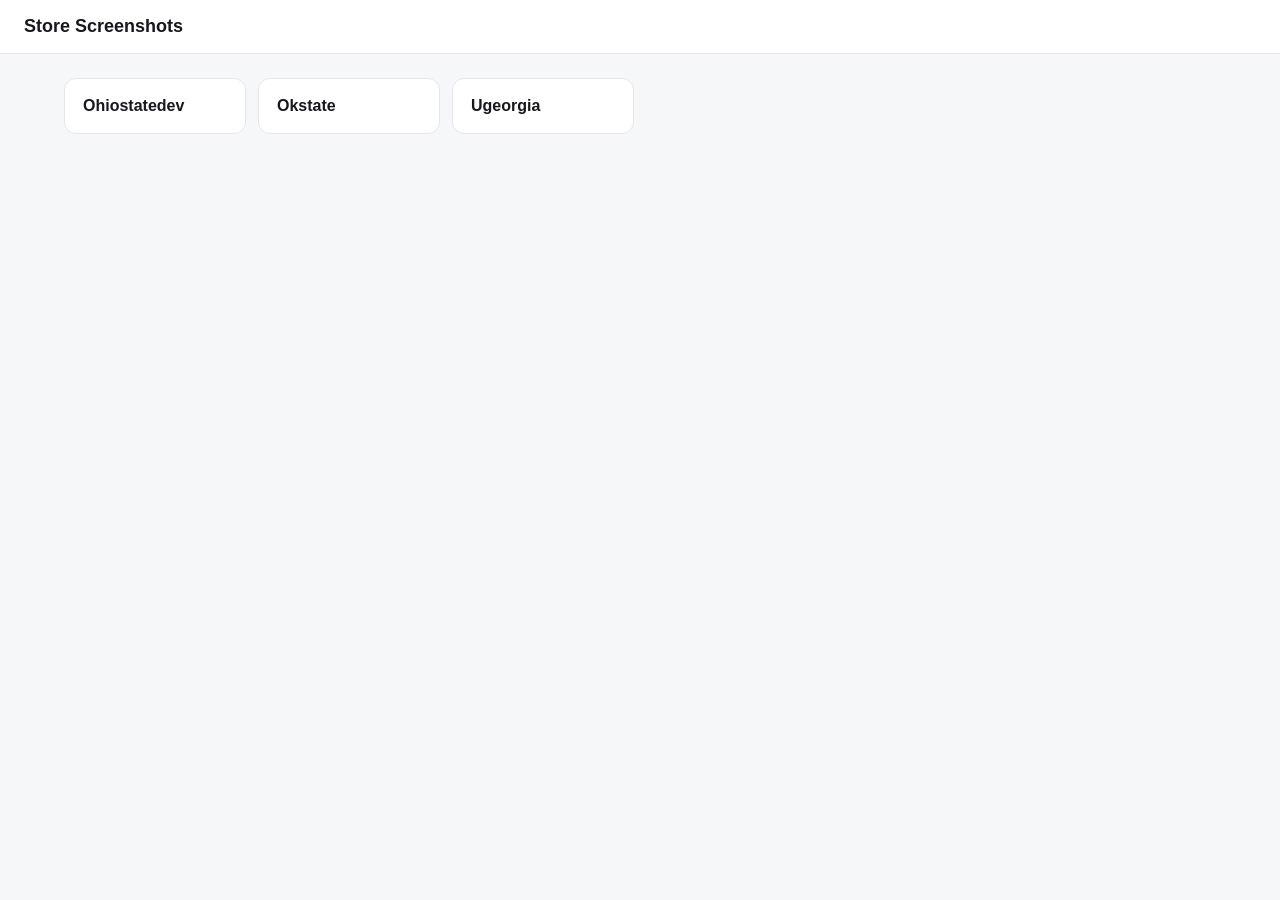
<file: index.html>
<!doctype html>
<html lang="en">
<head>
  <meta charset="utf-8">
  <meta name="viewport" content="width=device-width, initial-scale=1">
  <title>Store screenshots</title>
  <link rel="stylesheet" href="gallery.css">
</head>
<body data-view="root">
  <header class="topbar">
    <h1>Store screenshots</h1>
  </header>
  <main id="app"><p class="loading">Loading…</p></main>
  <script src="gallery.js"></script>
</body>
</html>
</file>
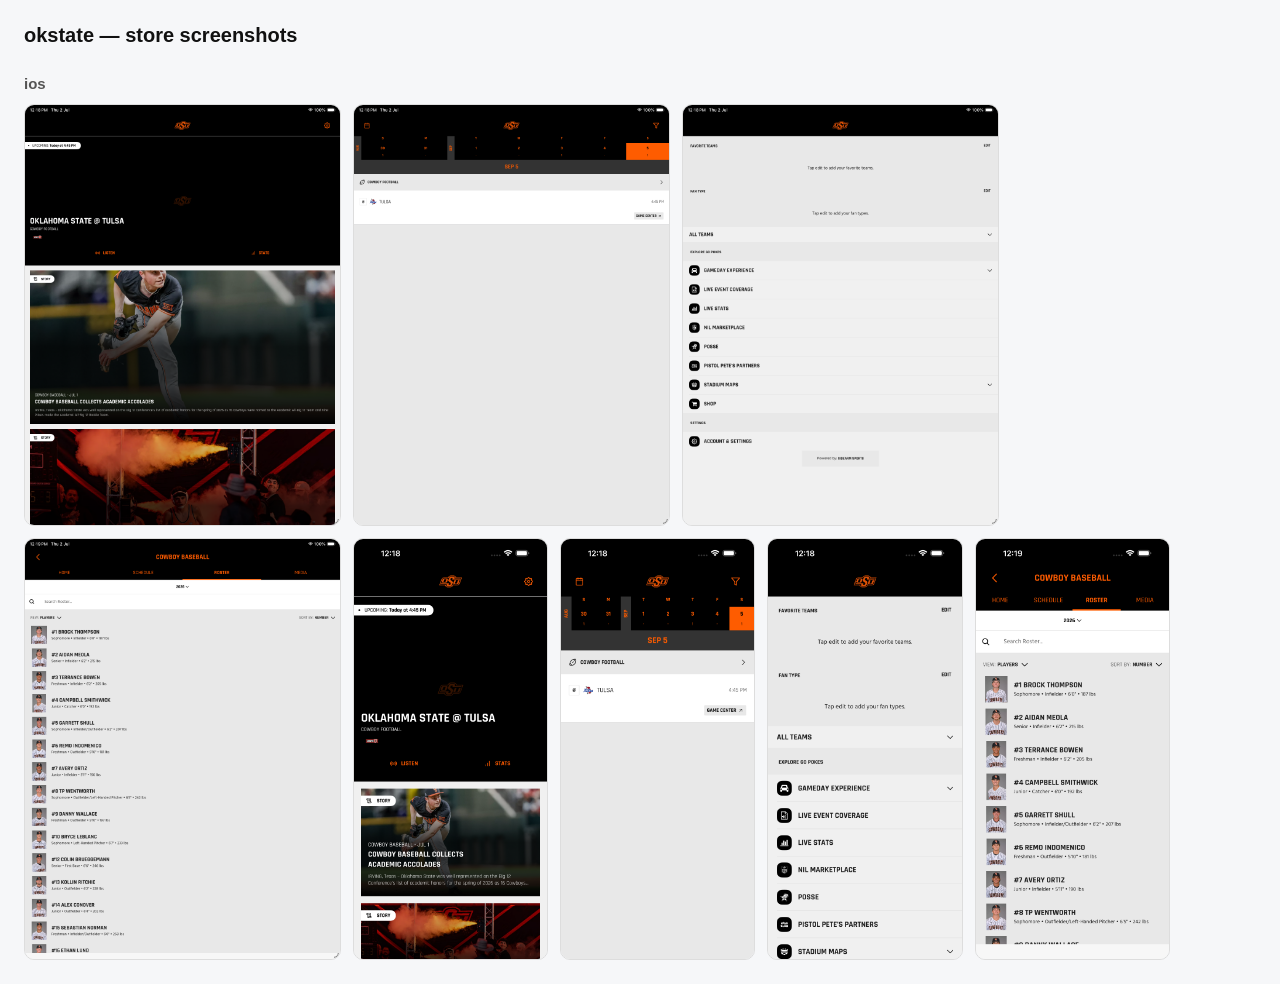
<file: okstate/index.html>
<!doctype html><meta charset=utf-8><meta name=viewport content="width=device-width,initial-scale=1"><title>okstate</title><style>body{font-family:-apple-system,Segoe UI,Roboto,sans-serif;margin:24px;background:#f6f7f9;color:#111}h1{font-size:20px}h2{font-size:15px;color:#555;margin-top:28px}a{color:#0b62d6;text-decoration:none}ul{line-height:1.9}.grid{display:flex;flex-wrap:wrap;gap:12px}.grid img{height:420px;border:1px solid #ddd;border-radius:10px;background:#fff}</style><h1>okstate — store screenshots</h1><h2>ios</h2><div class=grid><img loading=lazy src="ios/en-US/iPad Air 13-inch (M3)-01-home.png" alt="ios/en-US/iPad Air 13-inch (M3)-01-home.png"><img loading=lazy src="ios/en-US/iPad Air 13-inch (M3)-02-schedule.png" alt="ios/en-US/iPad Air 13-inch (M3)-02-schedule.png"><img loading=lazy src="ios/en-US/iPad Air 13-inch (M3)-03-more.png" alt="ios/en-US/iPad Air 13-inch (M3)-03-more.png"><img loading=lazy src="ios/en-US/iPad Air 13-inch (M3)-04-roster.png" alt="ios/en-US/iPad Air 13-inch (M3)-04-roster.png"><img loading=lazy src="ios/en-US/iPhone 17 Pro Max-01-home.png" alt="ios/en-US/iPhone 17 Pro Max-01-home.png"><img loading=lazy src="ios/en-US/iPhone 17 Pro Max-02-schedule.png" alt="ios/en-US/iPhone 17 Pro Max-02-schedule.png"><img loading=lazy src="ios/en-US/iPhone 17 Pro Max-03-more.png" alt="ios/en-US/iPhone 17 Pro Max-03-more.png"><img loading=lazy src="ios/en-US/iPhone 17 Pro Max-04-roster.png" alt="ios/en-US/iPhone 17 Pro Max-04-roster.png"></div>
</file>
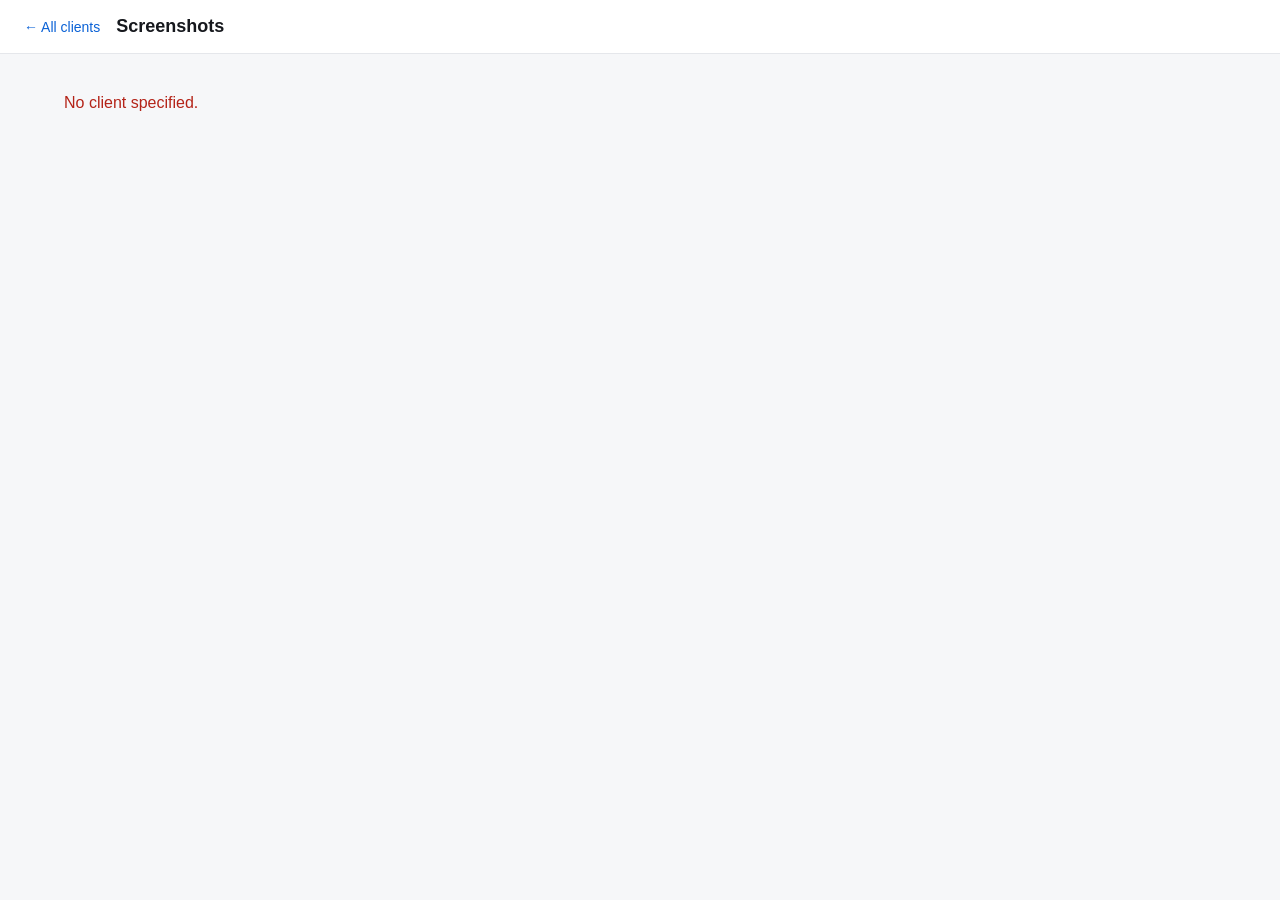
<file: client.html>
<!doctype html>
<html lang="en">
<head>
  <meta charset="utf-8">
  <meta name="viewport" content="width=device-width, initial-scale=1">
  <title>Screenshots</title>
  <link rel="stylesheet" href="gallery.css">
</head>
<body data-view="client">
  <header class="topbar">
    <a class="back" href="index.html">← All clients</a>
    <h1 id="title">Screenshots</h1>
  </header>
  <main id="app"><p class="loading">Loading…</p></main>

  <div id="lightbox" class="lightbox" hidden>
    <button class="lb-close" type="button" aria-label="Close">✕</button>
    <a class="lb-download" download href="#">Download</a>
    <img id="lb-img" alt="">
  </div>

  <script src="gallery.js"></script>
</body>
</html>
</file>
<file: gallery.css>
* { box-sizing: border-box; }

body {
  font-family: -apple-system, BlinkMacSystemFont, "Segoe UI", Roboto, sans-serif;
  margin: 0;
  background: #f6f7f9;
  color: #16181d;
}

.topbar {
  position: sticky;
  top: 0;
  z-index: 5;
  display: flex;
  align-items: center;
  gap: 16px;
  padding: 16px 24px;
  background: #fff;
  border-bottom: 1px solid #e5e7eb;
}
.topbar h1 { margin: 0; font-size: 18px; text-transform: capitalize; }
.back { color: #0b62d6; text-decoration: none; font-size: 14px; white-space: nowrap; }
.back:hover { text-decoration: underline; }

main { max-width: 1200px; margin: 0 auto; padding: 24px; }
.loading { color: #6b7280; }
.error { color: #b42318; }

/* Root: client index */
.client-list {
  list-style: none;
  margin: 0;
  padding: 0;
  display: grid;
  grid-template-columns: repeat(auto-fill, minmax(180px, 1fr));
  gap: 12px;
}
.client-card {
  display: block;
  padding: 18px;
  background: #fff;
  border: 1px solid #e5e7eb;
  border-radius: 12px;
  color: #16181d;
  font-weight: 600;
  text-transform: capitalize;
  text-decoration: none;
}
.client-card:hover { border-color: #0b62d6; box-shadow: 0 1px 6px rgba(11, 98, 214, .12); }

/* Client: per-platform grids */
.platform { margin-bottom: 36px; }
.platform-head { display: flex; align-items: center; gap: 14px; margin: 8px 0 14px; }
.platform-head h2 {
  margin: 0;
  font-size: 15px;
  text-transform: uppercase;
  letter-spacing: .04em;
  color: #6b7280;
}
.btn {
  background: #0b62d6;
  color: #fff;
  font-size: 13px;
  font-weight: 600;
  text-decoration: none;
  padding: 7px 12px;
  border-radius: 8px;
}
.btn:hover { background: #0a56bd; }

.device {
  margin: 20px 0 10px;
  font-size: 13px;
  font-weight: 600;
  color: #16181d;
}

.grid { display: flex; flex-wrap: wrap; gap: 14px; }
.grid + .device { margin-top: 28px; }
.shot { position: relative; margin: 0; }
.shot img {
  height: 440px;
  max-width: 100%;
  display: block;
  background: #fff;
  border: 1px solid #dcdfe4;
  border-radius: 12px;
  cursor: zoom-in;
}
.shot-dl {
  position: absolute;
  top: 8px;
  right: 8px;
  width: 30px;
  height: 30px;
  display: flex;
  align-items: center;
  justify-content: center;
  border-radius: 50%;
  background: rgba(0, 0, 0, .6);
  color: #fff;
  font-size: 16px;
  text-decoration: none;
  opacity: 0;
  transition: opacity .12s;
}
.shot:hover .shot-dl,
.shot-dl:focus { opacity: 1; }

/* Lightbox */
.lightbox {
  position: fixed;
  inset: 0;
  z-index: 20;
  display: flex;
  align-items: center;
  justify-content: center;
  background: rgba(0, 0, 0, .9);
}
.lightbox[hidden] { display: none; }
.lightbox img { max-width: 92vw; max-height: 86vh; border-radius: 8px; }
.lb-close {
  position: absolute;
  top: 14px;
  right: 20px;
  background: none;
  border: none;
  color: #fff;
  font-size: 26px;
  cursor: pointer;
}
.lb-download {
  position: absolute;
  bottom: 20px;
  left: 50%;
  transform: translateX(-50%);
  background: #0b62d6;
  color: #fff;
  font-size: 14px;
  font-weight: 600;
  text-decoration: none;
  padding: 8px 16px;
  border-radius: 8px;
}
.no-scroll { overflow: hidden; }
</file>
